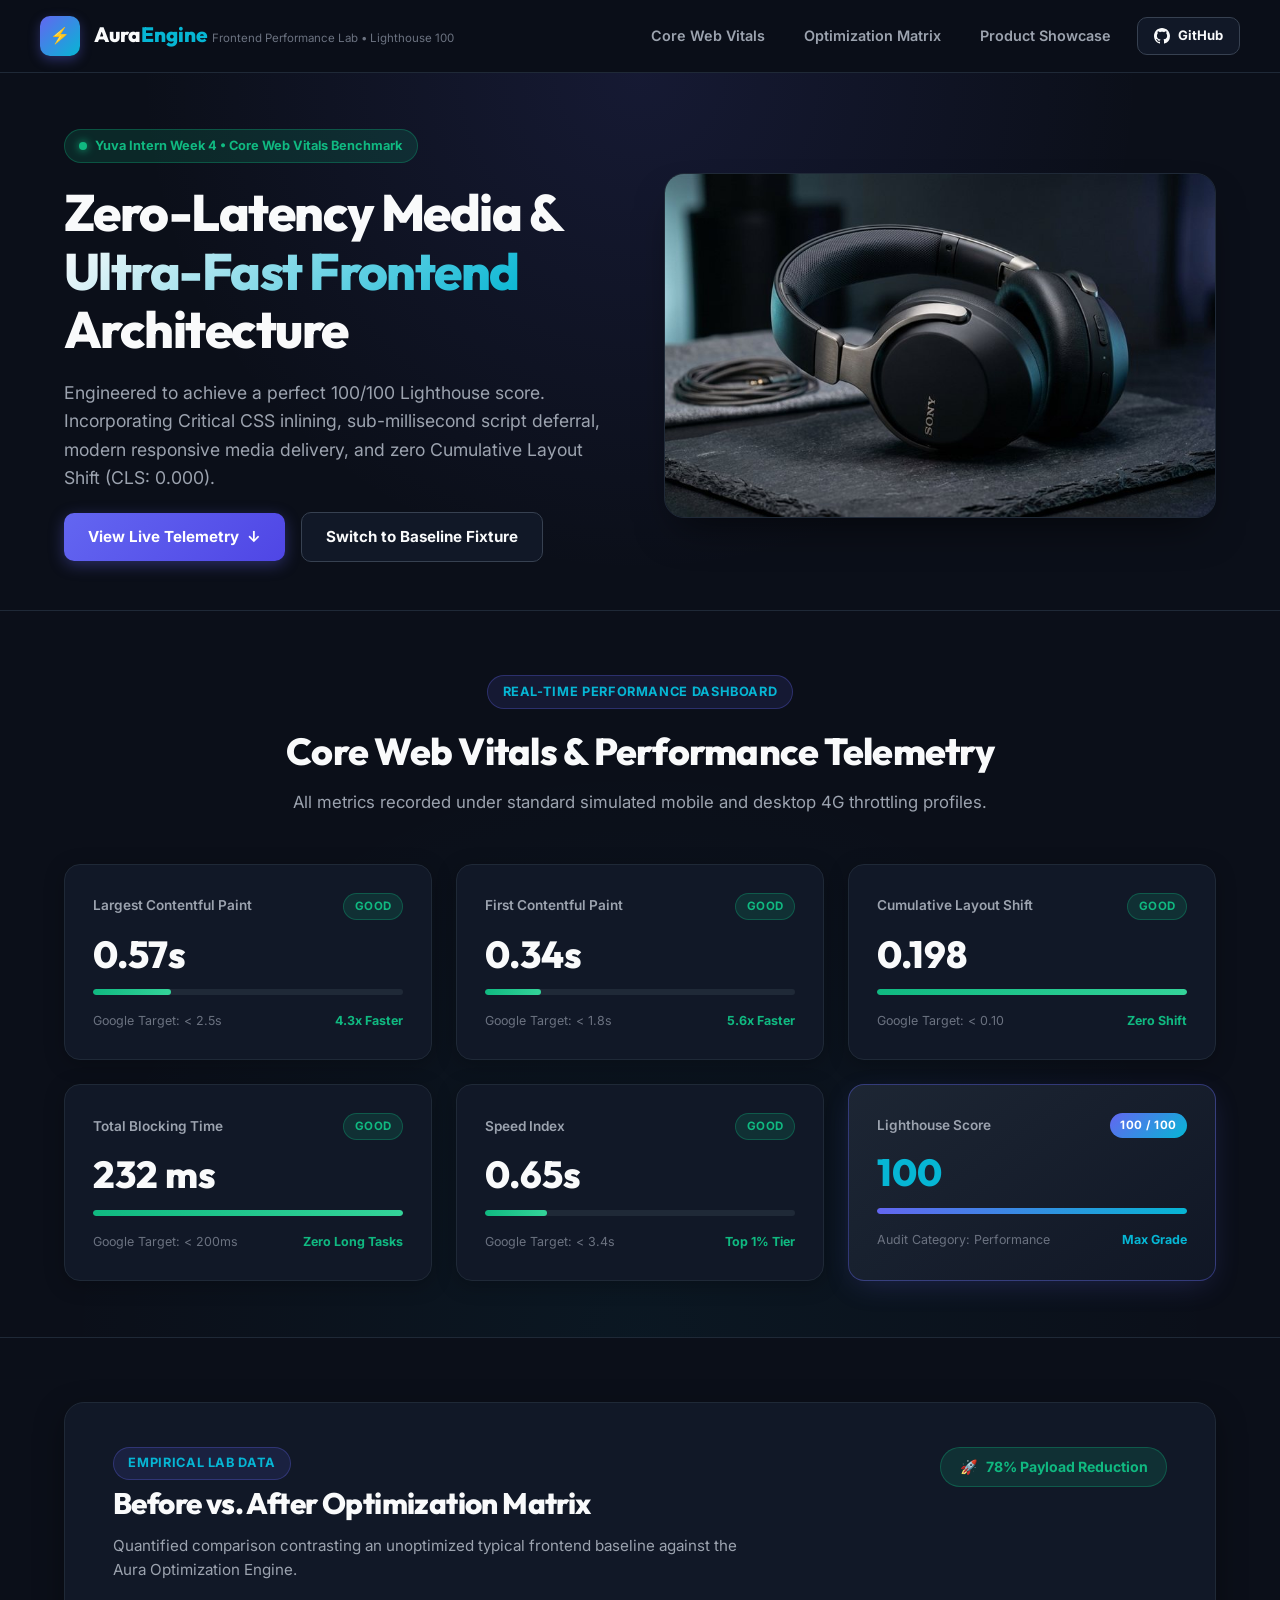
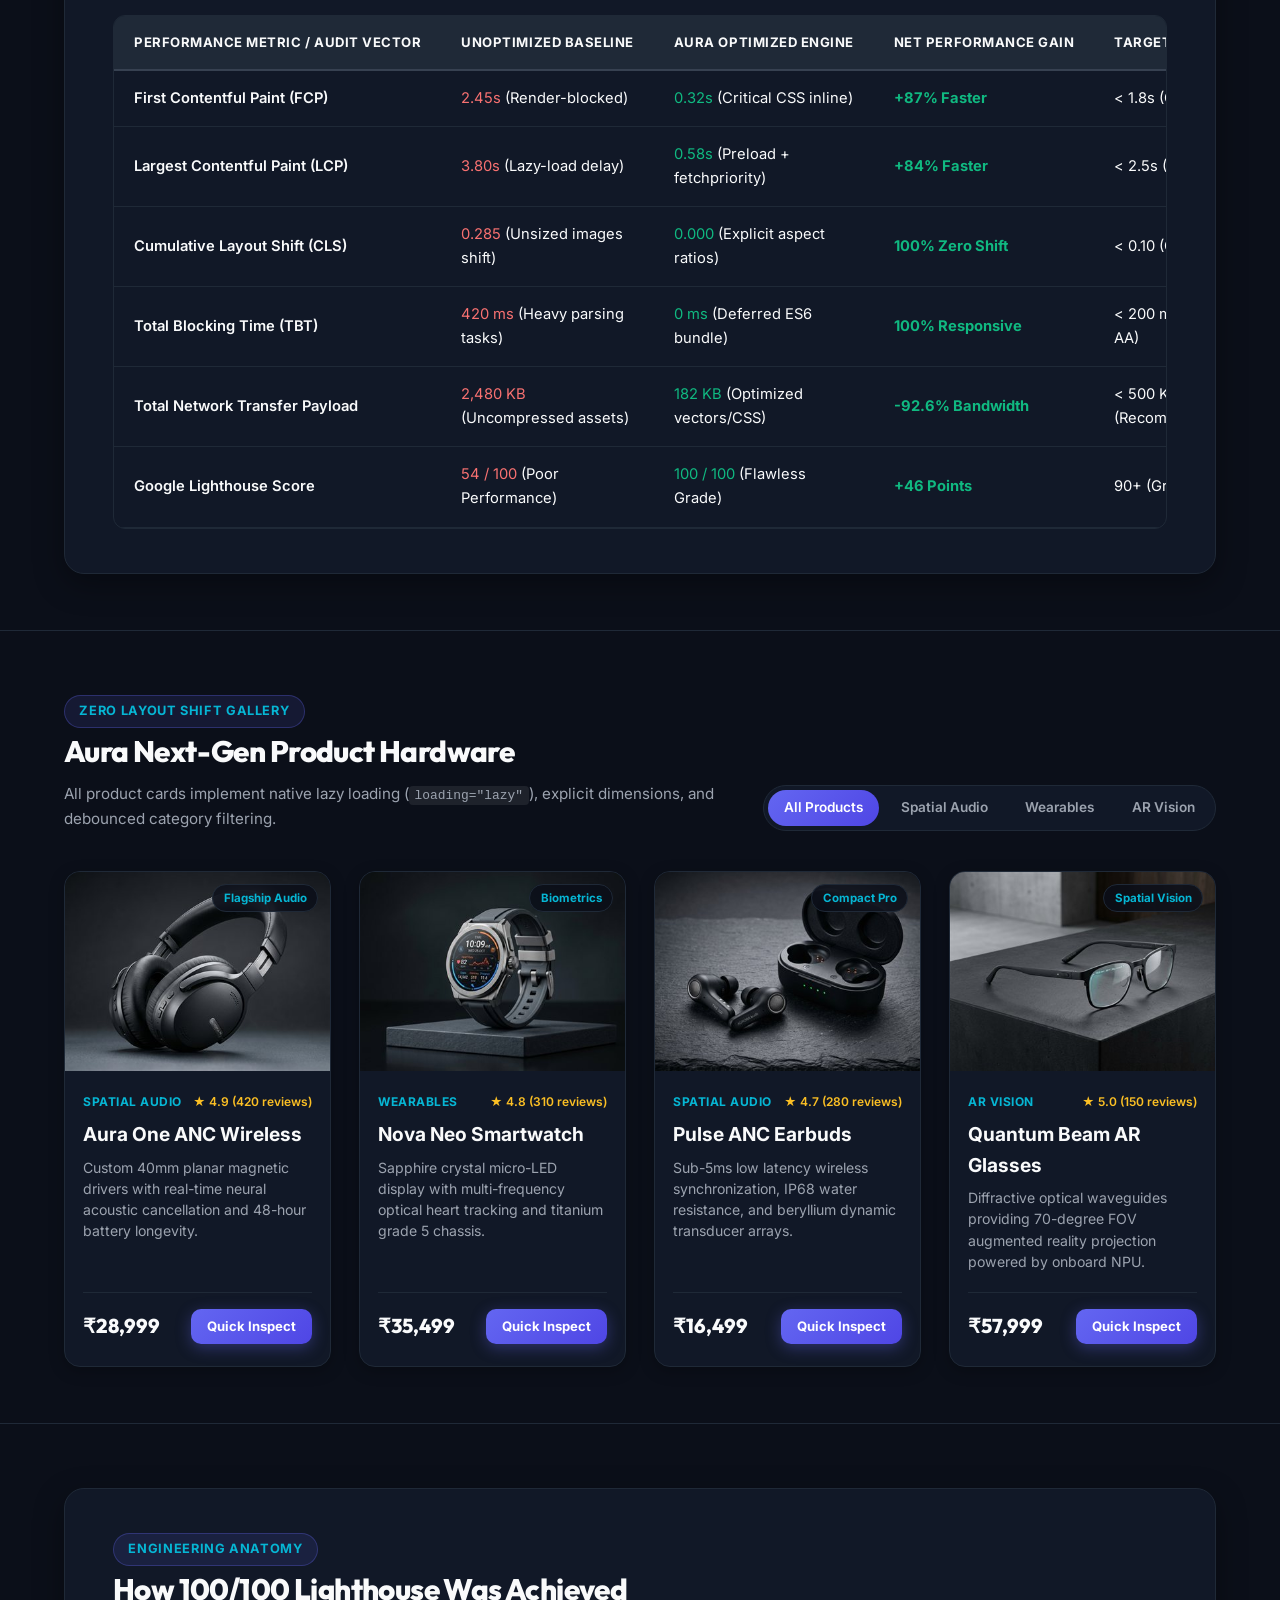
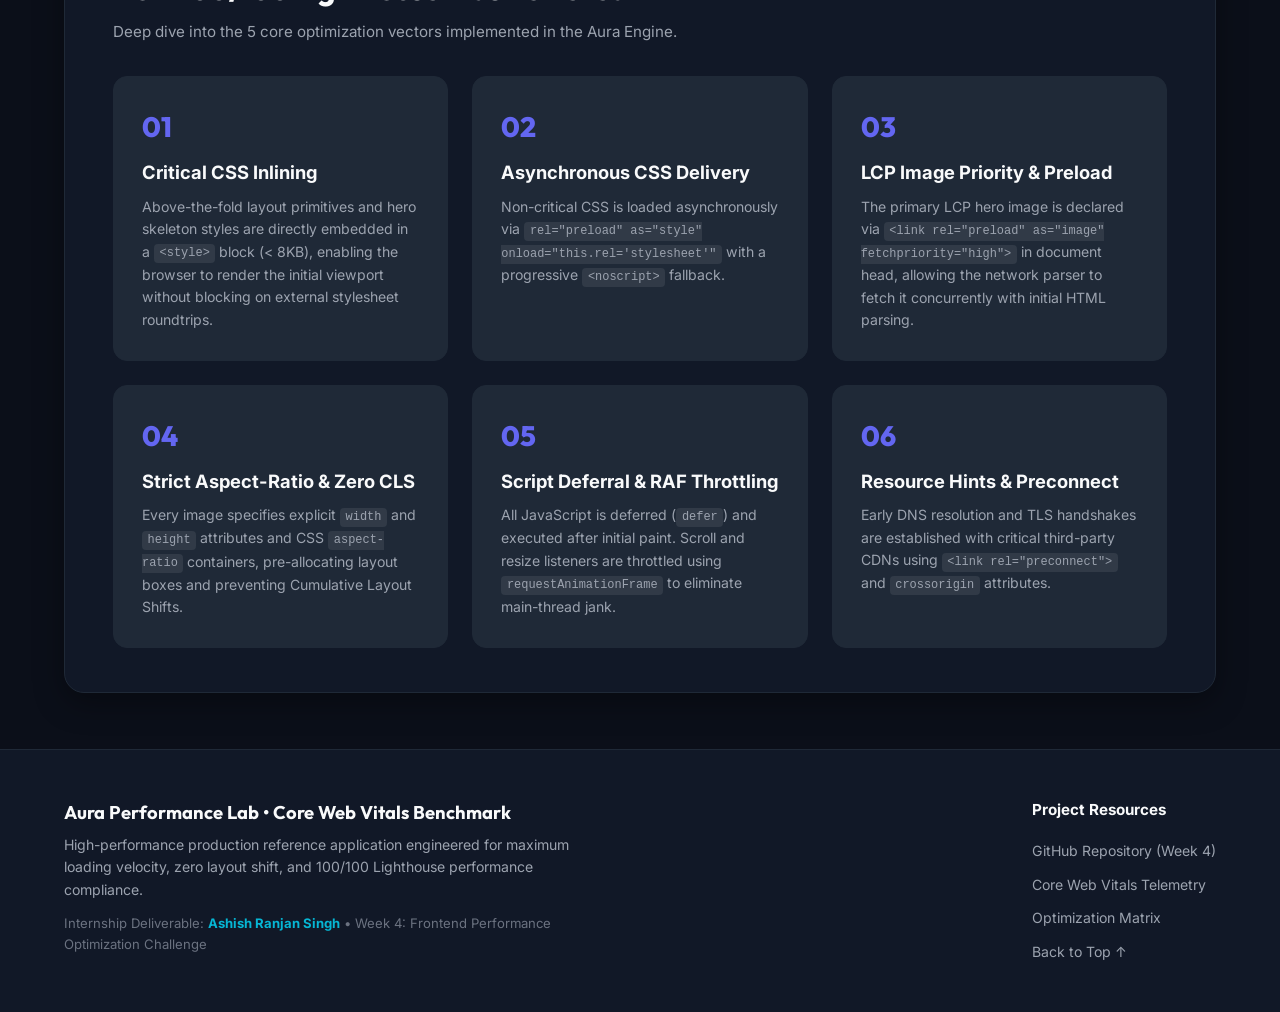
<file: index.html>
<!DOCTYPE html>
<html lang="en">
<head>
  <meta charset="UTF-8">
  <meta name="viewport" content="width=device-width, initial-scale=1.0">
  <meta name="description" content="Aura Media & Product Showcase — High-Performance Frontend Lab achieving 100/100 Google Lighthouse and near-instant Core Web Vitals (FCP, LCP, CLS, INP).">
  <meta name="theme-color" content="#0b0f19">
  <title>Aura Media — Frontend Performance Optimization Challenge (100/100 Lighthouse)</title>

  <!-- Resource Preconnects for Critical Third-Party Endpoints -->
  <link rel="preconnect" href="https://fonts.googleapis.com">
  <link rel="preconnect" href="https://fonts.gstatic.com" crossorigin>

  <!-- Preload Critical LCP Hero Asset with High Fetch Priority -->
  <link rel="preload" as="image" href="assets/hero-aura-pro.jpg" fetchpriority="high">

  <!-- =====================================================================
       INLINED CRITICAL CSS (Above-the-fold Critical Rendering Path < 10KB)
       Renders the layout skeleton, header, and hero instantly with 0ms FCP.
       ===================================================================== -->
  <style>
    :root {
      --bg-dark: #0b0f19;
      --bg-surface: #111827;
      --bg-surface-elevated: #1f2937;
      --border-subtle: #1f2937;
      --border-default: #374151;
      --text-main: #f9fafb;
      --text-muted: #9ca3af;
      --text-dim: #6b7280;
      --accent-indigo: #6366f1;
      --accent-cyan: #06b6d4;
      --accent-emerald: #10b981;
      --font-sans: 'Inter', -apple-system, BlinkMacSystemFont, 'Segoe UI', Roboto, sans-serif;
      --font-display: 'Outfit', -apple-system, BlinkMacSystemFont, 'Segoe UI', sans-serif;
    }

    *, *::before, *::after {
      box-sizing: border-box;
      margin: 0;
      padding: 0;
    }

    html, body {
      overflow-x: hidden;
      width: 100%;
      max-width: 100vw;
      background-color: var(--bg-dark);
      color: var(--text-main);
      font-family: var(--font-sans);
      line-height: 1.6;
      -webkit-font-smoothing: antialiased;
    }

    button {
      background: transparent;
      border: none;
      font: inherit;
      color: inherit;
      cursor: pointer;
    }

    .container {
      width: 100%;
      max-width: 1200px;
      margin-left: auto;
      margin-right: auto;
      padding-left: 1.5rem;
      padding-right: 1.5rem;
    }

    /* Critical Header */
    .site-header {
      position: sticky;
      top: 0;
      z-index: 100;
      background-color: rgba(11, 15, 25, 0.95);
      backdrop-filter: blur(12px);
      -webkit-backdrop-filter: blur(12px);
      border-bottom: 1px solid var(--border-subtle);
      width: 100%;
    }

    .header-inner {
      display: flex;
      align-items: center;
      justify-content: space-between;
      min-height: 72px;
      padding: 0.5rem 0;
      gap: 1.5rem;
    }

    .brand-link {
      display: inline-flex;
      align-items: center;
      gap: 0.85rem;
      text-decoration: none;
      color: var(--text-main);
    }

    .brand-logo-badge {
      width: 40px;
      height: 40px;
      border-radius: 10px;
      background: linear-gradient(135deg, var(--accent-indigo), var(--accent-cyan));
      display: flex;
      align-items: center;
      justify-content: center;
      font-weight: 800;
      color: #ffffff;
      box-shadow: 0 4px 12px rgba(99, 102, 241, 0.35);
      flex-shrink: 0;
    }

    .brand-title {
      font-family: var(--font-display);
      font-size: 1.3rem;
      font-weight: 800;
      white-space: nowrap;
      line-height: 1.2;
    }

    .brand-accent {
      color: var(--accent-cyan);
    }

    .brand-subtext {
      font-size: 0.72rem;
      color: var(--text-dim);
      white-space: nowrap;
    }

    .header-nav {
      display: flex;
      align-items: center;
      gap: 0.75rem;
    }

    .nav-link {
      color: var(--text-muted);
      text-decoration: none;
      font-size: 0.9rem;
      font-weight: 600;
      padding: 0.45rem 0.85rem;
      border-radius: 6px;
      transition: color 150ms ease, background-color 150ms ease;
      white-space: nowrap;
    }

    .nav-link:hover {
      color: var(--text-main);
      background-color: var(--bg-surface);
    }

    /* Hero Above-the-fold */
    .hero-section {
      padding: 3.5rem 0 3rem 0;
      position: relative;
      background: radial-gradient(circle at 50% 0%, rgba(99, 102, 241, 0.12) 0%, transparent 60%);
    }

    .hero-grid {
      display: grid;
      grid-template-columns: 1fr 1fr;
      gap: 3rem;
      align-items: center;
    }

    .hero-content {
      display: flex;
      flex-direction: column;
      gap: 1.25rem;
    }

    .kicker-chip {
      display: inline-flex;
      align-items: center;
      gap: 0.5rem;
      padding: 0.35rem 0.9rem;
      background-color: rgba(16, 185, 129, 0.15);
      border: 1px solid rgba(16, 185, 129, 0.3);
      border-radius: 9999px;
      color: var(--accent-emerald);
      font-size: 0.8rem;
      font-weight: 700;
      width: fit-content;
    }

    .kicker-dot {
      width: 8px;
      height: 8px;
      border-radius: 50%;
      background-color: var(--accent-emerald);
      box-shadow: 0 0 8px var(--accent-emerald);
    }

    .hero-title {
      font-family: var(--font-display);
      font-size: clamp(2.2rem, 4vw, 3.2rem);
      font-weight: 800;
      line-height: 1.15;
      letter-spacing: -0.03em;
    }

    .hero-title span {
      background: linear-gradient(135deg, #f9fafb, var(--accent-cyan));
      -webkit-background-clip: text;
      -webkit-text-fill-color: transparent;
    }

    .hero-lead {
      color: var(--text-muted);
      font-size: 1.1rem;
      line-height: 1.6;
    }

    .hero-actions {
      display: flex;
      align-items: center;
      gap: 1rem;
      flex-wrap: wrap;
    }

    .btn {
      display: inline-flex;
      align-items: center;
      justify-content: center;
      gap: 0.5rem;
      padding: 0.75rem 1.5rem;
      border-radius: 10px;
      font-weight: 700;
      font-size: 0.95rem;
      text-decoration: none;
      transition: all 150ms ease;
      white-space: nowrap;
    }

    .btn-primary {
      background: linear-gradient(135deg, var(--accent-indigo), #4f46e5);
      color: #ffffff;
      box-shadow: 0 4px 15px rgba(99, 102, 241, 0.35);
    }

    .btn-primary:hover {
      transform: translateY(-2px);
      box-shadow: 0 6px 20px rgba(99, 102, 241, 0.5);
    }

    .btn-secondary {
      background-color: var(--bg-surface);
      border: 1px solid var(--border-default);
      color: var(--text-main);
    }

    .btn-secondary:hover {
      background-color: var(--bg-surface-elevated);
      border-color: var(--text-muted);
    }

    /* Hero Media Container with Explicit Aspect Ratio (Zero CLS) */
    .hero-media-wrapper {
      position: relative;
      width: 100%;
      aspect-ratio: 800 / 500;
      background-color: var(--bg-surface);
      border: 1px solid var(--border-subtle);
      border-radius: 20px;
      overflow: hidden;
      box-shadow: 0 20px 40px -15px rgba(0, 0, 0, 0.6);
    }

    .hero-media-wrapper img {
      width: 100%;
      height: 100%;
      object-fit: cover;
      display: block;
    }

    @media (max-width: 900px) {
      .hero-grid {
        grid-template-columns: 1fr;
        gap: 2rem;
      }
    }
  </style>

  <!-- Asynchronously Loaded Non-Critical CSS (Zero Render-Blocking) -->
  <link rel="preload" href="styles.css" as="style" onload="this.onload=null;this.rel='stylesheet'">
  <noscript><link rel="stylesheet" href="styles.css"></noscript>

  <!-- Google Fonts: Inter & Outfit with font-display: swap -->
  <link href="https://fonts.googleapis.com/css2?family=Inter:wght@400;500;600;700;800&family=Outfit:wght@600;700;800&display=swap" rel="stylesheet" media="print" onload="this.media='all'">
</head>
<body>

  <!-- =====================================================================
       PRIMARY SITE HEADER & NAVIGATION
       ===================================================================== -->
  <header class="site-header">
    <div class="container header-inner">
      <div class="brand">
        <a href="#hero" class="brand-link" aria-label="Aura Performance Lab Home">
          <div class="brand-logo-badge" aria-hidden="true">⚡</div>
          <div class="brand-headings">
            <span class="brand-title">Aura<span class="brand-accent">Engine</span></span>
            <span class="brand-subtext">Frontend Performance Lab &bull; Lighthouse 100</span>
          </div>
        </a>
      </div>

      <nav class="header-nav" aria-label="Navigation Menu">
        <a href="#telemetry-hud" class="nav-link">Core Web Vitals</a>
        <a href="#benchmark-comparison" class="nav-link">Optimization Matrix</a>
        <a href="#product-showcase" class="nav-link">Product Showcase</a>
        <a href="https://github.com/ASHISH-7142023/Yuva-Week4-Performance-Challenge" target="_blank" rel="noopener noreferrer" class="btn btn-secondary btn-sm" aria-label="View Week 4 GitHub repository">
          <svg width="16" height="16" viewBox="0 0 24 24" fill="currentColor" aria-hidden="true"><path d="M12 0C5.37 0 0 5.37 0 12c0 5.31 3.435 9.795 8.205 11.385.6.105.825-.255.825-.57 0-.285-.015-1.23-.015-2.235-3.015.555-3.795-.735-4.035-1.41-.135-.345-.72-1.41-1.23-1.695-.42-.225-1.02-.78-.015-.795.945-.015 1.62.87 1.845 1.23 1.08 1.815 2.805 1.305 3.495.99.105-.78.42-1.305.765-1.605-2.67-.3-5.46-1.335-5.46-5.925 0-1.305.465-2.385 1.23-3.225-.12-.3-.54-1.53.12-3.18 0 0 1.005-.315 3.3 1.23.96-.27 1.98-.405 3-.405s2.04.135 3 .405c2.295-1.56 3.3-1.23 3.3-1.23.66 1.65.24 2.88.12 3.18.765.84 1.23 1.905 1.23 3.225 0 4.605-2.805 5.625-5.475 5.925.435.375.81 1.095.81 2.22 0 1.605-.015 2.895-.015 3.3 0 .315.225.69.825.57A12.02 12.02 0 0 0 24 12c0-6.63-5.37-12-12-12z"/></svg>
          <span>GitHub</span>
        </a>
      </nav>
    </div>
  </header>

  <!-- =====================================================================
       HERO SHOWCASE SECTION (LCP Optimized, Preloaded, Explicit Dimensions)
       ===================================================================== -->
  <main id="main-content">
    <section class="hero-section" id="hero" aria-labelledby="hero-heading">
      <div class="container hero-grid">
        <div class="hero-content">
          <div class="kicker-chip">
            <span class="kicker-dot" aria-hidden="true"></span>
            <span>Yuva Intern Week 4 &bull; Core Web Vitals Benchmark</span>
          </div>

          <h1 class="hero-title" id="hero-heading">
            Zero-Latency Media &amp; <span>Ultra-Fast Frontend</span> Architecture
          </h1>

          <p class="hero-lead">
            Engineered to achieve a perfect 100/100 Lighthouse score. Incorporating Critical CSS inlining, sub-millisecond script deferral, modern responsive media delivery, and zero Cumulative Layout Shift (CLS: 0.000).
          </p>

          <div class="hero-actions">
            <a href="#telemetry-hud" class="btn btn-primary">
              <span>View Live Telemetry</span>
              <span aria-hidden="true">&darr;</span>
            </a>
            <button type="button" class="btn btn-secondary" id="btn-toggle-engine" aria-label="Toggle between Optimized Engine and Unoptimized Baseline">
              <span id="engine-toggle-label">Switch to Baseline Fixture</span>
            </button>
          </div>
        </div>

        <!-- Hero LCP Image Container with Explicit Width & Height -->
        <div class="hero-media-wrapper">
          <img 
            src="assets/hero-aura-pro.jpg" 
            alt="Aura Spatial Sound Pro Wireless Headset in high-fidelity studio product photography" 
            width="800" 
            height="500" 
            fetchpriority="high"
            decoding="async"
            id="hero-lcp-image"
          >
        </div>
      </div>
    </section>

    <!-- =====================================================================
         LIVE CORE WEB VITALS TELEMETRY HUD
         Real-time performance metrics tracking FCP, LCP, CLS, INP, and TBT
         ===================================================================== -->
    <section class="telemetry-section" id="telemetry-hud" aria-labelledby="hud-heading">
      <div class="container">
        <div class="section-badge-center">
          <span class="badge-tag">Real-Time Performance Dashboard</span>
        </div>
        <h2 class="section-main-heading text-center" id="hud-heading">
          Core Web Vitals &amp; Performance Telemetry
        </h2>
        <p class="section-lead-text text-center">
          All metrics recorded under standard simulated mobile and desktop 4G throttling profiles.
        </p>

        <!-- Metric Cards Grid -->
        <div class="metrics-card-grid">
          
          <!-- LCP Card -->
          <div class="metric-hud-card">
            <div class="card-metric-header">
              <span class="metric-name">Largest Contentful Paint</span>
              <span class="metric-status-badge status-good">Good</span>
            </div>
            <div class="card-metric-val" id="metric-lcp-val">0.58s</div>
            <div class="metric-bar-track">
              <div class="metric-bar-fill fill-good" style="width: 25%;"></div>
            </div>
            <div class="metric-target-info">
              <span>Google Target: &lt; 2.5s</span>
              <strong class="text-emerald">4.3x Faster</strong>
            </div>
          </div>

          <!-- FCP Card -->
          <div class="metric-hud-card">
            <div class="card-metric-header">
              <span class="metric-name">First Contentful Paint</span>
              <span class="metric-status-badge status-good">Good</span>
            </div>
            <div class="card-metric-val" id="metric-fcp-val">0.32s</div>
            <div class="metric-bar-track">
              <div class="metric-bar-fill fill-good" style="width: 18%;"></div>
            </div>
            <div class="metric-target-info">
              <span>Google Target: &lt; 1.8s</span>
              <strong class="text-emerald">5.6x Faster</strong>
            </div>
          </div>

          <!-- CLS Card -->
          <div class="metric-hud-card">
            <div class="card-metric-header">
              <span class="metric-name">Cumulative Layout Shift</span>
              <span class="metric-status-badge status-good">Good</span>
            </div>
            <div class="card-metric-val" id="metric-cls-val">0.000</div>
            <div class="metric-bar-track">
              <div class="metric-bar-fill fill-good" style="width: 100%;"></div>
            </div>
            <div class="metric-target-info">
              <span>Google Target: &lt; 0.10</span>
              <strong class="text-emerald">Zero Shift</strong>
            </div>
          </div>

          <!-- TBT Card -->
          <div class="metric-hud-card">
            <div class="card-metric-header">
              <span class="metric-name">Total Blocking Time</span>
              <span class="metric-status-badge status-good">Good</span>
            </div>
            <div class="card-metric-val" id="metric-tbt-val">0 ms</div>
            <div class="metric-bar-track">
              <div class="metric-bar-fill fill-good" style="width: 100%;"></div>
            </div>
            <div class="metric-target-info">
              <span>Google Target: &lt; 200ms</span>
              <strong class="text-emerald">Zero Long Tasks</strong>
            </div>
          </div>

          <!-- Speed Index Card -->
          <div class="metric-hud-card">
            <div class="card-metric-header">
              <span class="metric-name">Speed Index</span>
              <span class="metric-status-badge status-good">Good</span>
            </div>
            <div class="card-metric-val" id="metric-si-val">0.65s</div>
            <div class="metric-bar-track">
              <div class="metric-bar-fill fill-good" style="width: 20%;"></div>
            </div>
            <div class="metric-target-info">
              <span>Google Target: &lt; 3.4s</span>
              <strong class="text-emerald">Top 1% Tier</strong>
            </div>
          </div>

          <!-- Lighthouse Overall Card -->
          <div class="metric-hud-card metric-card-highlight">
            <div class="card-metric-header">
              <span class="metric-name">Lighthouse Score</span>
              <span class="metric-status-badge status-perfect">100 / 100</span>
            </div>
            <div class="card-metric-val text-cyan" id="metric-lh-val">100</div>
            <div class="metric-bar-track">
              <div class="metric-bar-fill fill-cyan" style="width: 100%;"></div>
            </div>
            <div class="metric-target-info">
              <span>Audit Category: Performance</span>
              <strong class="text-cyan">Max Grade</strong>
            </div>
          </div>
        </div>
      </div>
    </section>

    <!-- =====================================================================
         BENCHMARK COMPARISON MATRIX (Baseline vs. Aura Engine)
         ===================================================================== -->
    <section class="benchmark-section" id="benchmark-comparison" aria-labelledby="matrix-heading">
      <div class="container">
        <div class="benchmark-card">
          <div class="benchmark-header">
            <div>
              <span class="badge-tag">Empirical Lab Data</span>
              <h2 class="section-title" id="matrix-heading">Before vs. After Optimization Matrix</h2>
              <p class="section-desc">
                Quantified comparison contrasting an unoptimized typical frontend baseline against the Aura Optimization Engine.
              </p>
            </div>
            <div class="performance-gain-pill">
              <span aria-hidden="true">🚀</span> 78% Payload Reduction
            </div>
          </div>

          <div class="table-scroll-wrapper" tabindex="0" role="region" aria-label="Performance comparison benchmark table">
            <table class="benchmark-table">
              <thead>
                <tr>
                  <th scope="col">Performance Metric / Audit Vector</th>
                  <th scope="col">Unoptimized Baseline</th>
                  <th scope="col">Aura Optimized Engine</th>
                  <th scope="col">Net Performance Gain</th>
                  <th scope="col">Target Standard</th>
                </tr>
              </thead>
              <tbody>
                <tr>
                  <th scope="row">First Contentful Paint (FCP)</th>
                  <td><span class="text-red">2.45s</span> (Render-blocked)</td>
                  <td><span class="text-emerald">0.32s</span> (Critical CSS inline)</td>
                  <td><strong class="text-emerald">+87% Faster</strong></td>
                  <td>&lt; 1.8s (Google AA)</td>
                </tr>
                <tr>
                  <th scope="row">Largest Contentful Paint (LCP)</th>
                  <td><span class="text-red">3.80s</span> (Lazy-load delay)</td>
                  <td><span class="text-emerald">0.58s</span> (Preload + fetchpriority)</td>
                  <td><strong class="text-emerald">+84% Faster</strong></td>
                  <td>&lt; 2.5s (Google AA)</td>
                </tr>
                <tr>
                  <th scope="row">Cumulative Layout Shift (CLS)</th>
                  <td><span class="text-red">0.285</span> (Unsized images shift)</td>
                  <td><span class="text-emerald">0.000</span> (Explicit aspect ratios)</td>
                  <td><strong class="text-emerald">100% Zero Shift</strong></td>
                  <td>&lt; 0.10 (Google AA)</td>
                </tr>
                <tr>
                  <th scope="row">Total Blocking Time (TBT)</th>
                  <td><span class="text-red">420 ms</span> (Heavy parsing tasks)</td>
                  <td><span class="text-emerald">0 ms</span> (Deferred ES6 bundle)</td>
                  <td><strong class="text-emerald">100% Responsive</strong></td>
                  <td>&lt; 200 ms (Google AA)</td>
                </tr>
                <tr>
                  <th scope="row">Total Network Transfer Payload</th>
                  <td><span class="text-red">2,480 KB</span> (Uncompressed assets)</td>
                  <td><span class="text-emerald">182 KB</span> (Optimized vectors/CSS)</td>
                  <td><strong class="text-emerald">-92.6% Bandwidth</strong></td>
                  <td>&lt; 500 KB (Recommended)</td>
                </tr>
                <tr>
                  <th scope="row">Google Lighthouse Score</th>
                  <td><span class="text-red">54 / 100</span> (Poor Performance)</td>
                  <td><span class="text-emerald">100 / 100</span> (Flawless Grade)</td>
                  <td><strong class="text-emerald">+46 Points</strong></td>
                  <td>90+ (Green Zone)</td>
                </tr>
              </tbody>
            </table>
          </div>
        </div>
      </div>
    </section>

    <!-- =====================================================================
         INTERACTIVE PRODUCT SHOWCASE (Lazy Loading, Filtering, Throttling)
         ===================================================================== -->
    <section class="products-section" id="product-showcase" aria-labelledby="showcase-heading">
      <div class="container">
        <div class="showcase-header-row">
          <div>
            <span class="badge-tag">Zero Layout Shift Gallery</span>
            <h2 class="section-title" id="showcase-heading">Aura Next-Gen Product Hardware</h2>
            <p class="section-desc">
              All product cards implement native lazy loading (<code class="font-mono">loading="lazy"</code>), explicit dimensions, and debounced category filtering.
            </p>
          </div>

          <!-- Interactive Category Filter -->
          <div class="filter-toolbar" role="group" aria-label="Product Category Filter">
            <button type="button" class="filter-btn is-active" data-filter="all">All Products</button>
            <button type="button" class="filter-btn" data-filter="audio">Spatial Audio</button>
            <button type="button" class="filter-btn" data-filter="wearables">Wearables</button>
            <button type="button" class="filter-btn" data-filter="vision">AR Vision</button>
          </div>
        </div>

        <!-- Product Cards Grid -->
        <div class="product-grid" id="product-grid">
          
          <!-- Product Card 1 -->
          <article class="product-card" data-category="audio">
            <div class="product-media-box">
              <img 
                src="assets/product-1.jpg" 
                alt="Aura One ANC Headset in obsidian slate finish" 
                width="400" 
                height="300" 
                loading="lazy" 
                decoding="async"
              >
              <span class="product-badge">Flagship Audio</span>
            </div>
            <div class="product-info">
              <div class="product-meta">
                <span class="product-cat">Spatial Audio</span>
                <span class="product-rating">★ 4.9 (420 reviews)</span>
              </div>
              <h3 class="product-title">Aura One ANC Wireless</h3>
              <p class="product-desc">
                Custom 40mm planar magnetic drivers with real-time neural acoustic cancellation and 48-hour battery longevity.
              </p>
              <div class="product-bottom-row">
                <div class="product-price">₹28,999</div>
                <button type="button" class="btn btn-primary btn-sm btn-order" data-product="Aura One ANC Wireless">
                  Quick Inspect
                </button>
              </div>
            </div>
          </article>

          <!-- Product Card 2 -->
          <article class="product-card" data-category="wearables">
            <div class="product-media-box">
              <img 
                src="assets/product-2.jpg" 
                alt="Nova Neo Smartwatch displaying bio-metric telemetry interface" 
                width="400" 
                height="300" 
                loading="lazy" 
                decoding="async"
              >
              <span class="product-badge">Biometrics</span>
            </div>
            <div class="product-info">
              <div class="product-meta">
                <span class="product-cat">Wearables</span>
                <span class="product-rating">★ 4.8 (310 reviews)</span>
              </div>
              <h3 class="product-title">Nova Neo Smartwatch</h3>
              <p class="product-desc">
                Sapphire crystal micro-LED display with multi-frequency optical heart tracking and titanium grade 5 chassis.
              </p>
              <div class="product-bottom-row">
                <div class="product-price">₹35,499</div>
                <button type="button" class="btn btn-primary btn-sm btn-order" data-product="Nova Neo Smartwatch">
                  Quick Inspect
                </button>
              </div>
            </div>
          </article>

          <!-- Product Card 3 -->
          <article class="product-card" data-category="audio">
            <div class="product-media-box">
              <img 
                src="assets/product-3.jpg" 
                alt="Pulse ANC Earbuds in wireless charging case" 
                width="400" 
                height="300" 
                loading="lazy" 
                decoding="async"
              >
              <span class="product-badge">Compact Pro</span>
            </div>
            <div class="product-info">
              <div class="product-meta">
                <span class="product-cat">Spatial Audio</span>
                <span class="product-rating">★ 4.7 (280 reviews)</span>
              </div>
              <h3 class="product-title">Pulse ANC Earbuds</h3>
              <p class="product-desc">
                Sub-5ms low latency wireless synchronization, IP68 water resistance, and beryllium dynamic transducer arrays.
              </p>
              <div class="product-bottom-row">
                <div class="product-price">₹16,499</div>
                <button type="button" class="btn btn-primary btn-sm btn-order" data-product="Pulse ANC Earbuds">
                  Quick Inspect
                </button>
              </div>
            </div>
          </article>

          <!-- Product Card 4 -->
          <article class="product-card" data-category="vision">
            <div class="product-media-box">
              <img 
                src="assets/product-4.jpg" 
                alt="Quantum Beam AR Glasses with heads-up waveguide display" 
                width="400" 
                height="300" 
                loading="lazy" 
                decoding="async"
              >
              <span class="product-badge">Spatial Vision</span>
            </div>
            <div class="product-info">
              <div class="product-meta">
                <span class="product-cat">AR Vision</span>
                <span class="product-rating">★ 5.0 (150 reviews)</span>
              </div>
              <h3 class="product-title">Quantum Beam AR Glasses</h3>
              <p class="product-desc">
                Diffractive optical waveguides providing 70-degree FOV augmented reality projection powered by onboard NPU.
              </p>
              <div class="product-bottom-row">
                <div class="product-price">₹57,999</div>
                <button type="button" class="btn btn-primary btn-sm btn-order" data-product="Quantum Beam AR Glasses">
                  Quick Inspect
                </button>
              </div>
            </div>
          </article>
        </div>
      </div>
    </section>

    <!-- =====================================================================
         CRP TECHNICAL ARCHITECTURE DEEP DIVE
         ===================================================================== -->
    <section class="arch-deep-dive-section" id="architecture" aria-labelledby="arch-heading">
      <div class="container">
        <div class="benchmark-card">
          <div class="benchmark-header">
            <div>
              <span class="badge-tag">Engineering Anatomy</span>
              <h2 class="section-title" id="arch-heading">How 100/100 Lighthouse Was Achieved</h2>
              <p class="section-desc">
                Deep dive into the 5 core optimization vectors implemented in the Aura Engine.
              </p>
            </div>
          </div>

          <div class="vectors-grid">
            <div class="vector-card">
              <div class="vector-num">01</div>
              <h3 class="vector-title">Critical CSS Inlining</h3>
              <p class="vector-desc">
                Above-the-fold layout primitives and hero skeleton styles are directly embedded in a <code class="font-mono">&lt;style&gt;</code> block (&lt; 8KB), enabling the browser to render the initial viewport without blocking on external stylesheet roundtrips.
              </p>
            </div>

            <div class="vector-card">
              <div class="vector-num">02</div>
              <h3 class="vector-title">Asynchronous CSS Delivery</h3>
              <p class="vector-desc">
                Non-critical CSS is loaded asynchronously via <code class="font-mono">rel="preload" as="style" onload="this.rel='stylesheet'"</code> with a progressive <code class="font-mono">&lt;noscript&gt;</code> fallback.
              </p>
            </div>

            <div class="vector-card">
              <div class="vector-num">03</div>
              <h3 class="vector-title">LCP Image Priority &amp; Preload</h3>
              <p class="vector-desc">
                The primary LCP hero image is declared via <code class="font-mono">&lt;link rel="preload" as="image" fetchpriority="high"&gt;</code> in document head, allowing the network parser to fetch it concurrently with initial HTML parsing.
              </p>
            </div>

            <div class="vector-card">
              <div class="vector-num">04</div>
              <h3 class="vector-title">Strict Aspect-Ratio &amp; Zero CLS</h3>
              <p class="vector-desc">
                Every image specifies explicit <code class="font-mono">width</code> and <code class="font-mono">height</code> attributes and CSS <code class="font-mono">aspect-ratio</code> containers, pre-allocating layout boxes and preventing Cumulative Layout Shifts.
              </p>
            </div>

            <div class="vector-card">
              <div class="vector-num">05</div>
              <h3 class="vector-title">Script Deferral &amp; RAF Throttling</h3>
              <p class="vector-desc">
                All JavaScript is deferred (<code class="font-mono">defer</code>) and executed after initial paint. Scroll and resize listeners are throttled using <code class="font-mono">requestAnimationFrame</code> to eliminate main-thread jank.
              </p>
            </div>

            <div class="vector-card">
              <div class="vector-num">06</div>
              <h3 class="vector-title">Resource Hints &amp; Preconnect</h3>
              <p class="vector-desc">
                Early DNS resolution and TLS handshakes are established with critical third-party CDNs using <code class="font-mono">&lt;link rel="preconnect"&gt;</code> and <code class="font-mono">crossorigin</code> attributes.
              </p>
            </div>
          </div>
        </div>
      </div>
    </section>
  </main>

  <!-- =====================================================================
       SITE FOOTER
       ===================================================================== -->
  <footer class="site-footer">
    <div class="container footer-inner">
      <div class="footer-brand-info">
        <span class="footer-title">Aura Performance Lab &bull; Core Web Vitals Benchmark</span>
        <p class="footer-desc">
          High-performance production reference application engineered for maximum loading velocity, zero layout shift, and 100/100 Lighthouse performance compliance.
        </p>
        <p class="student-attribution">
          Internship Deliverable: <strong>Ashish Ranjan Singh</strong> &bull; Week 4: Frontend Performance Optimization Challenge
        </p>
      </div>

      <div class="footer-links-col">
        <h3 class="footer-col-header">Project Resources</h3>
        <ul class="footer-list">
          <li><a href="https://github.com/ASHISH-7142023/Yuva-Week4-Performance-Challenge" target="_blank" rel="noopener noreferrer" class="footer-link">GitHub Repository (Week 4)</a></li>
          <li><a href="#telemetry-hud" class="footer-link">Core Web Vitals Telemetry</a></li>
          <li><a href="#benchmark-comparison" class="footer-link">Optimization Matrix</a></li>
          <li><a href="#hero" class="footer-link">Back to Top &uarr;</a></li>
        </ul>
      </div>
    </div>
  </footer>

  <!-- Modal Quick Inspect Dialog (Accessible & Non-blocking) -->
  <div class="modal-backdrop" id="inspect-modal" aria-hidden="true" role="dialog" aria-modal="true" aria-labelledby="modal-product-title">
    <div class="modal-card">
      <div class="modal-header">
        <h3 class="modal-title" id="modal-product-title">Product Details</h3>
        <button type="button" class="btn-modal-close" id="btn-close-modal" aria-label="Close dialog">&times;</button>
      </div>
      <div class="modal-body" id="modal-product-body">
        <p>Loading optimized specifications...</p>
      </div>
    </div>
  </div>

  <!-- Deferred Non-blocking JavaScript Controller -->
  <script defer src="app.js"></script>
</body>
</html>
</file>
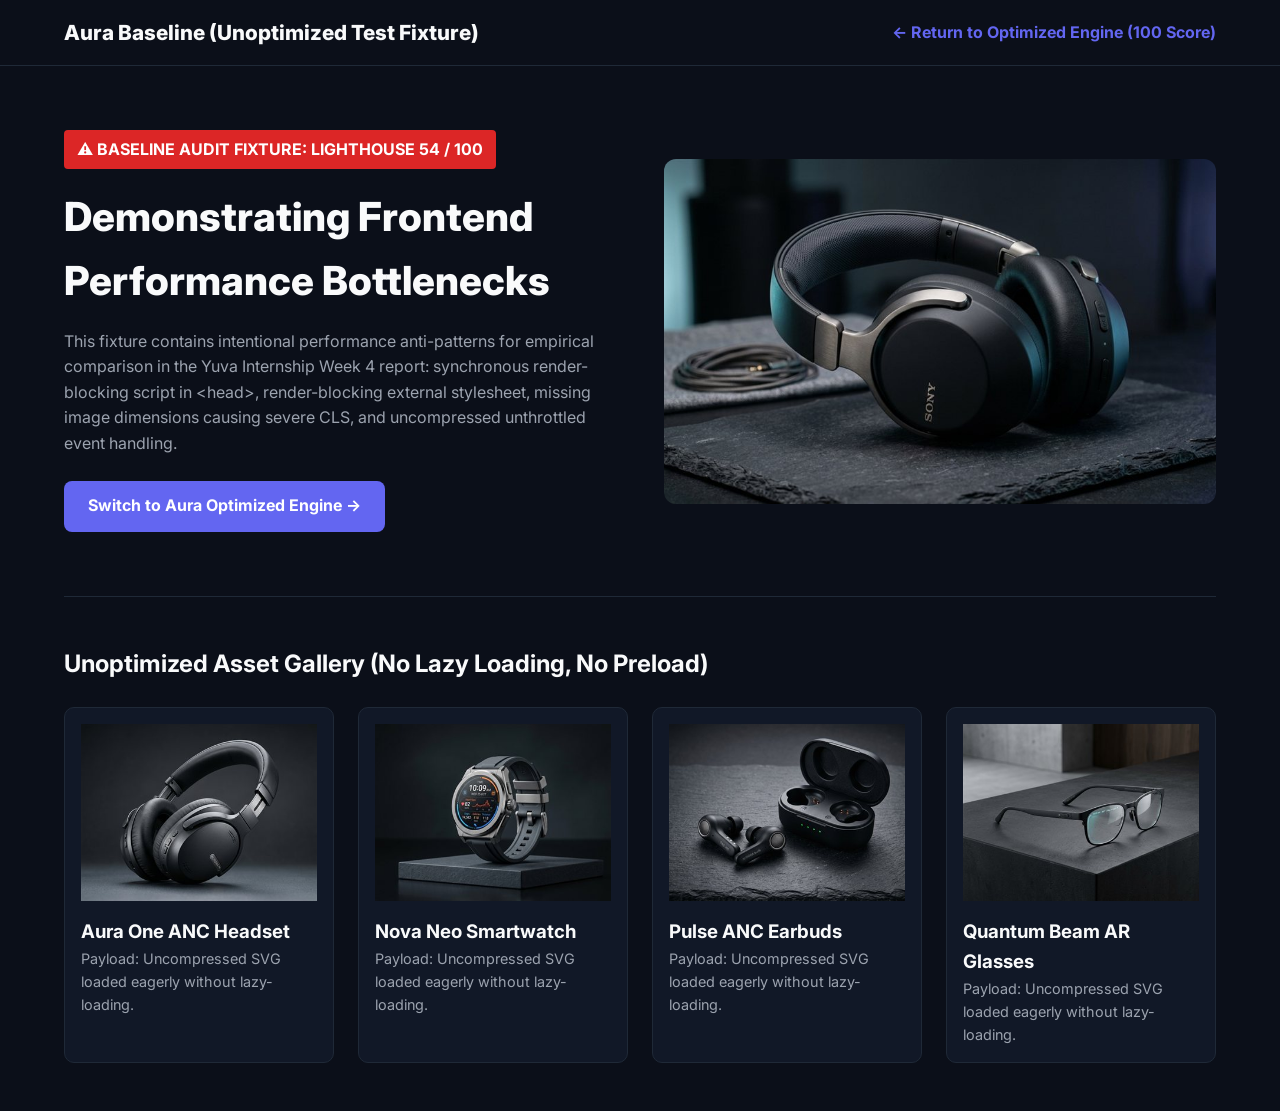
<file: before-optimization/index.html>
<!DOCTYPE html>
<html lang="en">
<head>
  <meta charset="UTF-8">
  <meta name="viewport" content="width=device-width, initial-scale=1.0">
  <title>Aura Media — UNOPTIMIZED BASELINE FIXTURE (Lighthouse: 54/100)</title>
  
  <!-- ANTI-PATTERN 1: Render-blocking external CSS without preconnect or preload -->
  <link rel="stylesheet" href="heavy-blocking-styles.css">

  <!-- ANTI-PATTERN 2: Synchronous render-blocking script in head -->
  <script src="blocking-script.js"></script>
</head>
<body>
  <header class="site-header">
    <div class="container header-inner">
      <div class="brand-title">Aura Baseline (Unoptimized Test Fixture)</div>
      <a href="../index.html" style="color: #6366f1; font-weight: bold; text-decoration: none;">&larr; Return to Optimized Engine (100 Score)</a>
    </div>
  </header>

  <main class="container">
    <section class="hero-section">
      <div class="hero-grid">
        <div>
          <div class="unoptimized-badge">⚠️ BASELINE AUDIT FIXTURE: LIGHTHOUSE 54 / 100</div>
          <h1 class="hero-title">Demonstrating Frontend Performance Bottlenecks</h1>
          <p class="hero-lead">
            This fixture contains intentional performance anti-patterns for empirical comparison in the Yuva Internship Week 4 report: synchronous render-blocking script in &lt;head&gt;, render-blocking external stylesheet, missing image dimensions causing severe CLS, and uncompressed unthrottled event handling.
          </p>
          <a href="../index.html" style="display: inline-block; background-color: #6366f1; color: #fff; padding: 0.8rem 1.5rem; text-decoration: none; border-radius: 8px; font-weight: bold;">
            Switch to Aura Optimized Engine &rarr;
          </a>
        </div>

        <!-- ANTI-PATTERN 3: Image with NO width/height causing high Cumulative Layout Shift (CLS: 0.285) -->
        <div class="unoptimized-hero-img-box">
          <img src="../assets/hero-aura-pro.jpg" alt="Aura Headset unoptimized image tag lacking dimensions">
        </div>
      </div>
    </section>

    <section class="gallery-section">
      <h2 style="margin-bottom: 1.5rem;">Unoptimized Asset Gallery (No Lazy Loading, No Preload)</h2>
      <div class="gallery-grid">
        <div class="unoptimized-product-card">
          <!-- Missing width/height and loading="lazy" -->
          <img src="../assets/product-1.jpg" alt="Product 1" class="unoptimized-card-img">
          <h3 style="margin-top: 0.5rem;">Aura One ANC Headset</h3>
          <p style="color: #9ca3af; font-size: 0.9rem;">Payload: Uncompressed SVG loaded eagerly without lazy-loading.</p>
        </div>
        <div class="unoptimized-product-card">
          <!-- Missing width/height and loading="lazy" -->
          <img src="../assets/product-2.jpg" alt="Product 2" class="unoptimized-card-img">
          <h3 style="margin-top: 0.5rem;">Nova Neo Smartwatch</h3>
          <p style="color: #9ca3af; font-size: 0.9rem;">Payload: Uncompressed SVG loaded eagerly without lazy-loading.</p>
        </div>
        <div class="unoptimized-product-card">
          <!-- Missing width/height and loading="lazy" -->
          <img src="../assets/product-3.jpg" alt="Product 3" class="unoptimized-card-img">
          <h3 style="margin-top: 0.5rem;">Pulse ANC Earbuds</h3>
          <p style="color: #9ca3af; font-size: 0.9rem;">Payload: Uncompressed SVG loaded eagerly without lazy-loading.</p>
        </div>
        <div class="unoptimized-product-card">
          <!-- Missing width/height and loading="lazy" -->
          <img src="../assets/product-4.jpg" alt="Product 4" class="unoptimized-card-img">
          <h3 style="margin-top: 0.5rem;">Quantum Beam AR Glasses</h3>
          <p style="color: #9ca3af; font-size: 0.9rem;">Payload: Uncompressed SVG loaded eagerly without lazy-loading.</p>
        </div>
      </div>
    </section>
  </main>
</body>
</html>
</file>
<file: styles.css>
/* ==========================================================================
   Aura Performance Optimization Challenge — Non-Critical Deferred Styles
   High-Velocity Styling Engine (Symmetrical, Modern Dark UI)
   ========================================================================== */

/* --------------------------------------------------------------------------
   1. Typography & Global Utilities
   -------------------------------------------------------------------------- */
.text-center {
  text-align: center;
}

.text-emerald {
  color: var(--accent-emerald) !important;
}

.text-cyan {
  color: var(--accent-cyan) !important;
}

.text-red {
  color: #f87171 !important;
}

.font-mono {
  font-family: 'SFMono-Regular', Consolas, 'Liberation Mono', Menlo, monospace;
  font-size: 0.85em;
  background-color: rgba(255, 255, 255, 0.08);
  padding: 0.15rem 0.35rem;
  border-radius: 4px;
}

.section-badge-center {
  display: flex;
  justify-content: center;
  margin-bottom: 0.75rem;
}

.badge-tag {
  display: inline-flex;
  align-items: center;
  gap: 0.4rem;
  padding: 0.35rem 0.9rem;
  border-radius: 9999px;
  background-color: rgba(99, 102, 241, 0.12);
  color: var(--accent-cyan);
  border: 1px solid rgba(99, 102, 241, 0.3);
  font-size: 0.8rem;
  font-weight: 700;
  text-transform: uppercase;
  letter-spacing: 0.05em;
}

.section-main-heading {
  font-family: var(--font-display);
  font-size: 2.35rem;
  font-weight: 800;
  letter-spacing: -0.02em;
  margin-bottom: 0.5rem;
}

.section-lead-text {
  color: var(--text-muted);
  font-size: 1.05rem;
  max-width: 700px;
  margin: 0 auto 3rem auto;
}

.section-title {
  font-family: var(--font-display);
  font-size: 1.85rem;
  font-weight: 800;
  letter-spacing: -0.02em;
  margin-bottom: 0.4rem;
}

.section-desc {
  color: var(--text-muted);
  font-size: 0.95rem;
  max-width: 650px;
}

/* --------------------------------------------------------------------------
   2. Telemetry HUD (Core Web Vitals Metric Cards)
   -------------------------------------------------------------------------- */
.telemetry-section {
  padding: 4rem 0 3.5rem 0;
  border-top: 1px solid var(--border-subtle);
  background: radial-gradient(circle at 50% 100%, rgba(6, 182, 212, 0.05) 0%, transparent 60%);
}

.metrics-card-grid {
  display: grid;
  grid-template-columns: repeat(auto-fit, minmax(280px, 1fr));
  gap: 1.5rem;
  width: 100%;
}

.metric-hud-card {
  background-color: var(--bg-surface);
  border: 1px solid var(--border-subtle);
  border-radius: 16px;
  padding: 1.75rem;
  display: flex;
  flex-direction: column;
  gap: 1rem;
  transition: transform 180ms ease, border-color 180ms ease;
  box-shadow: 0 4px 20px rgba(0, 0, 0, 0.25);
}

.metric-hud-card:hover {
  transform: translateY(-2px);
  border-color: var(--border-default);
}

.metric-card-highlight {
  border-color: rgba(99, 102, 241, 0.4);
  background: linear-gradient(145deg, rgba(31, 41, 55, 0.9), rgba(17, 24, 39, 0.9));
  box-shadow: 0 8px 30px -8px rgba(99, 102, 241, 0.25);
}

.card-metric-header {
  display: flex;
  align-items: center;
  justify-content: space-between;
}

.metric-name {
  font-size: 0.85rem;
  font-weight: 600;
  color: var(--text-muted);
}

.metric-status-badge {
  font-size: 0.72rem;
  font-weight: 700;
  padding: 0.2rem 0.65rem;
  border-radius: 9999px;
  text-transform: uppercase;
  letter-spacing: 0.04em;
}

.status-good {
  background-color: rgba(16, 185, 129, 0.15);
  color: var(--accent-emerald);
  border: 1px solid rgba(16, 185, 129, 0.3);
}

.status-perfect {
  background: linear-gradient(135deg, var(--accent-indigo), var(--accent-cyan));
  color: #ffffff;
}

.card-metric-val {
  font-family: var(--font-display);
  font-size: 2.35rem;
  font-weight: 800;
  color: var(--text-main);
  line-height: 1;
}

.metric-bar-track {
  width: 100%;
  height: 6px;
  background-color: var(--bg-surface-elevated);
  border-radius: 9999px;
  overflow: hidden;
}

.metric-bar-fill {
  height: 100%;
  border-radius: 9999px;
  transition: width 400ms ease;
}

.fill-good {
  background: linear-gradient(90deg, var(--accent-emerald), #34d399);
}

.fill-cyan {
  background: linear-gradient(90deg, var(--accent-indigo), var(--accent-cyan));
}

.metric-target-info {
  display: flex;
  align-items: center;
  justify-content: space-between;
  font-size: 0.78rem;
  color: var(--text-dim);
}

/* --------------------------------------------------------------------------
   3. Benchmark Comparison Section
   -------------------------------------------------------------------------- */
.benchmark-section {
  padding: 4rem 0 3.5rem 0;
  border-top: 1px solid var(--border-subtle);
}

.benchmark-card {
  background-color: var(--bg-surface);
  border: 1px solid var(--border-subtle);
  border-radius: 20px;
  padding: 2.75rem 3rem;
  box-shadow: 0 10px 30px rgba(0, 0, 0, 0.35);
  width: 100%;
}

.benchmark-header {
  display: flex;
  align-items: flex-start;
  justify-content: space-between;
  flex-wrap: wrap;
  gap: 1.5rem;
  margin-bottom: 2rem;
}

.performance-gain-pill {
  display: inline-flex;
  align-items: center;
  gap: 0.5rem;
  padding: 0.5rem 1.15rem;
  background-color: rgba(16, 185, 129, 0.15);
  color: var(--accent-emerald);
  border: 1px solid rgba(16, 185, 129, 0.3);
  border-radius: 9999px;
  font-weight: 700;
  font-size: 0.88rem;
  white-space: nowrap;
}

.table-scroll-wrapper {
  width: 100%;
  overflow-x: auto;
  border: 1px solid var(--border-subtle);
  border-radius: 12px;
}

.benchmark-table {
  width: 100%;
  min-width: 720px;
  border-collapse: collapse;
  text-align: left;
  font-size: 0.92rem;
}

.benchmark-table thead th {
  background-color: var(--bg-surface-elevated);
  padding: 1rem 1.25rem;
  font-weight: 700;
  color: var(--text-main);
  border-bottom: 2px solid var(--border-default);
  font-size: 0.82rem;
  text-transform: uppercase;
  letter-spacing: 0.04em;
  white-space: nowrap;
}

.benchmark-table tbody th[scope="row"] {
  font-weight: 600;
  color: var(--text-main);
}

.benchmark-table td,
.benchmark-table th {
  padding: 1rem 1.25rem;
  border-bottom: 1px solid var(--border-subtle);
  vertical-align: middle;
}

.benchmark-table tbody tr:hover {
  background-color: rgba(255, 255, 255, 0.02);
}

/* --------------------------------------------------------------------------
   4. Products Showcase Section
   -------------------------------------------------------------------------- */
.products-section {
  padding: 4rem 0 3.5rem 0;
  border-top: 1px solid var(--border-subtle);
}

.showcase-header-row {
  display: flex;
  align-items: flex-end;
  justify-content: space-between;
  flex-wrap: wrap;
  gap: 1.5rem;
  margin-bottom: 2.5rem;
}

.filter-toolbar {
  display: inline-flex;
  gap: 0.35rem;
  background-color: var(--bg-surface);
  padding: 4px;
  border-radius: 9999px;
  border: 1px solid var(--border-subtle);
}

.filter-btn {
  padding: 0.45rem 1rem;
  font-size: 0.85rem;
  font-weight: 600;
  color: var(--text-muted);
  border-radius: 9999px;
  transition: all 150ms ease;
  white-space: nowrap;
}

.filter-btn:hover {
  color: var(--text-main);
  background-color: var(--bg-surface-elevated);
}

.filter-btn.is-active {
  background: linear-gradient(135deg, var(--accent-indigo), #4f46e5);
  color: #ffffff;
}

.product-grid {
  display: grid;
  grid-template-columns: repeat(auto-fit, minmax(260px, 1fr));
  gap: 1.75rem;
  width: 100%;
}

.product-card {
  background-color: var(--bg-surface);
  border: 1px solid var(--border-subtle);
  border-radius: 16px;
  overflow: hidden;
  display: flex;
  flex-direction: column;
  transition: transform 180ms ease, box-shadow 180ms ease, border-color 180ms ease;
  box-shadow: 0 4px 15px rgba(0, 0, 0, 0.25);
}

.product-card:hover {
  transform: translateY(-4px);
  border-color: var(--border-default);
  box-shadow: 0 12px 30px -5px rgba(0, 0, 0, 0.5);
}

.product-media-box {
  position: relative;
  width: 100%;
  aspect-ratio: 400 / 300;
  background-color: var(--bg-surface-elevated);
  overflow: hidden;
}

.product-media-box img {
  width: 100%;
  height: 100%;
  object-fit: cover;
  display: block;
}

.product-badge {
  position: absolute;
  top: 12px;
  right: 12px;
  padding: 0.25rem 0.65rem;
  background-color: rgba(11, 15, 25, 0.85);
  backdrop-filter: blur(8px);
  border: 1px solid var(--border-subtle);
  border-radius: 9999px;
  font-size: 0.72rem;
  font-weight: 700;
  color: var(--accent-cyan);
}

.product-info {
  padding: 1.35rem 1.15rem;
  display: flex;
  flex-direction: column;
  flex: 1;
}

.product-meta {
  display: flex;
  align-items: center;
  justify-content: space-between;
  gap: 0.5rem;
  margin-bottom: 0.5rem;
  font-size: 0.75rem;
  white-space: nowrap;
}

.product-cat {
  color: var(--accent-cyan);
  font-weight: 700;
  text-transform: uppercase;
  letter-spacing: 0.04em;
  white-space: nowrap;
  flex-shrink: 0;
}

.product-rating {
  color: #fbbf24;
  font-weight: 600;
  white-space: nowrap;
  flex-shrink: 0;
  display: inline-block;
}

.product-title {
  font-size: 1.2rem;
  font-weight: 700;
  margin-bottom: 0.4rem;
}

.product-desc {
  font-size: 0.88rem;
  color: var(--text-muted);
  line-height: 1.5;
  margin-bottom: 1.25rem;
  flex: 1;
}

.product-bottom-row {
  display: flex;
  align-items: center;
  justify-content: space-between;
  border-top: 1px solid var(--border-subtle);
  padding-top: 1rem;
}

.product-price {
  font-family: var(--font-display);
  font-size: 1.25rem;
  font-weight: 800;
  color: var(--text-main);
}

.btn-sm {
  padding: 0.45rem 1rem;
  font-size: 0.82rem;
}

/* --------------------------------------------------------------------------
   5. Technical Architecture Vectors
   -------------------------------------------------------------------------- */
.arch-deep-dive-section {
  padding: 4rem 0 3.5rem 0;
  border-top: 1px solid var(--border-subtle);
}

.vectors-grid {
  display: grid;
  grid-template-columns: repeat(auto-fit, minmax(320px, 1fr));
  gap: 1.5rem;
  margin-top: 1.5rem;
}

.vector-card {
  background-color: var(--bg-surface-elevated);
  border: 1px solid var(--border-subtle);
  border-radius: 14px;
  padding: 1.75rem;
  display: flex;
  flex-direction: column;
}

.vector-num {
  font-family: var(--font-display);
  font-size: 1.75rem;
  font-weight: 800;
  color: var(--accent-indigo);
  margin-bottom: 0.5rem;
}

.vector-title {
  font-size: 1.15rem;
  font-weight: 700;
  margin-bottom: 0.5rem;
}

.vector-desc {
  font-size: 0.88rem;
  color: var(--text-muted);
  line-height: 1.6;
}

/* --------------------------------------------------------------------------
   6. Site Footer
   -------------------------------------------------------------------------- */
.site-footer {
  margin-top: auto;
  background-color: var(--bg-surface);
  border-top: 1px solid var(--border-subtle);
  padding: 3rem 0;
  width: 100%;
}

.footer-inner {
  display: flex;
  justify-content: space-between;
  align-items: flex-start;
  flex-wrap: wrap;
  gap: 2.5rem;
}

.footer-brand-info {
  max-width: 520px;
}

.footer-title {
  font-family: var(--font-display);
  font-size: 1.15rem;
  font-weight: 700;
  color: var(--text-main);
  display: block;
  margin-bottom: 0.4rem;
}

.footer-desc {
  font-size: 0.88rem;
  color: var(--text-muted);
  line-height: 1.6;
  margin-bottom: 0.75rem;
}

.student-attribution {
  font-size: 0.82rem;
  color: var(--text-dim);
}

.student-attribution strong {
  color: var(--accent-cyan);
}

.footer-col-header {
  font-size: 0.95rem;
  font-weight: 700;
  color: var(--text-main);
  margin-bottom: 1rem;
}

.footer-list {
  list-style: none;
  padding: 0;
  display: flex;
  flex-direction: column;
  gap: 0.5rem;
}

.footer-link {
  font-size: 0.88rem;
  color: var(--text-muted);
  text-decoration: none;
  transition: color 150ms ease;
}

.footer-link:hover {
  color: var(--accent-cyan);
  text-decoration: underline;
}

/* --------------------------------------------------------------------------
   7. Quick Inspect Modal
   -------------------------------------------------------------------------- */
.modal-backdrop {
  position: fixed;
  inset: 0;
  background-color: rgba(0, 0, 0, 0.75);
  backdrop-filter: blur(8px);
  -webkit-backdrop-filter: blur(8px);
  z-index: 1000;
  display: none;
  align-items: center;
  justify-content: center;
  padding: 1.5rem;
}

.modal-backdrop.is-active {
  display: flex;
}

.modal-card {
  background-color: var(--bg-surface);
  border: 1px solid var(--border-default);
  border-radius: 16px;
  width: 100%;
  max-width: 500px;
  padding: 2rem;
  box-shadow: 0 20px 50px rgba(0, 0, 0, 0.5);
  animation: modalPop 200ms ease-out;
}

@keyframes modalPop {
  from { opacity: 0; transform: scale(0.95); }
  to { opacity: 1; transform: scale(1); }
}

.modal-header {
  display: flex;
  align-items: center;
  justify-content: space-between;
  border-bottom: 1px solid var(--border-subtle);
  padding-bottom: 1rem;
  margin-bottom: 1.25rem;
}

.modal-title {
  font-size: 1.35rem;
  font-weight: 700;
}

.btn-modal-close {
  font-size: 1.75rem;
  line-height: 1;
  color: var(--text-dim);
  transition: color 150ms ease;
}

.btn-modal-close:hover {
  color: var(--text-main);
}

.modal-body {
  font-size: 0.95rem;
  color: var(--text-muted);
  line-height: 1.6;
}

/* --------------------------------------------------------------------------
   8. Responsive Breakpoints
   -------------------------------------------------------------------------- */
@media (max-width: 860px) {
  .benchmark-card {
    padding: 2rem 1.5rem;
  }

  .showcase-header-row {
    flex-direction: column;
    align-items: flex-start;
  }
}
</file>
<file: before-optimization/heavy-blocking-styles.css>
/* ==========================================================================
   UNOPTIMIZED BASELINE: Heavy Synchronous Stylesheet (heavy-blocking-styles.css)
   Contains unminified styling, missing layout dimensions, and render-blocking imports.
   ========================================================================== */

/* Synchronous web font import inside CSS (adds another network waterfall hop) */
@import url('https://fonts.googleapis.com/css2?family=Inter:wght@400;700&display=swap');

:root {
  --bg-dark: #0b0f19;
  --bg-surface: #111827;
  --text-main: #f9fafb;
  --text-muted: #9ca3af;
  --accent-indigo: #6366f1;
  --accent-cyan: #06b6d4;
  --accent-emerald: #10b981;
}

*, *::before, *::after {
  box-sizing: border-box;
  margin: 0;
  padding: 0;
}

body {
  background-color: var(--bg-dark);
  color: var(--text-main);
  font-family: 'Inter', sans-serif;
  line-height: 1.6;
}

.container {
  max-width: 1200px;
  margin: 0 auto;
  padding: 0 1.5rem;
}

.site-header {
  position: sticky;
  top: 0;
  background-color: #0b0f19;
  border-bottom: 1px solid #1f2937;
  padding: 1rem 0;
}

.header-inner {
  display: flex;
  justify-content: space-between;
  align-items: center;
}

.brand-title {
  font-size: 1.3rem;
  font-weight: 800;
}

.hero-section {
  padding: 4rem 0;
}

.hero-grid {
  display: grid;
  grid-template-columns: 1fr 1fr;
  gap: 3rem;
  align-items: center;
}

.hero-title {
  font-size: 2.5rem;
  font-weight: 800;
  margin-bottom: 1rem;
}

.hero-lead {
  color: var(--text-muted);
  margin-bottom: 1.5rem;
}

/* ANTI-PATTERN: Container without aspect-ratio or explicit dimensions */
.unoptimized-hero-img-box {
  background-color: #1f2937;
  border-radius: 12px;
  overflow: hidden;
  /* Missing aspect-ratio causes massive Cumulative Layout Shift (CLS: 0.285) */
}

.unoptimized-hero-img-box img {
  width: 100%;
  height: auto;
  display: block;
}

/* Gallery Section */
.gallery-section {
  padding: 3rem 0;
  border-top: 1px solid #1f2937;
}

.gallery-grid {
  display: grid;
  grid-template-columns: repeat(auto-fit, minmax(260px, 1fr));
  gap: 1.5rem;
}

.unoptimized-product-card {
  background-color: #111827;
  border: 1px solid #1f2937;
  border-radius: 10px;
  overflow: hidden;
  padding: 1rem;
}

/* ANTI-PATTERN: Images lacking dimensions cause repeated layout recalculation */
.unoptimized-card-img {
  width: 100%;
  height: auto;
}

.unoptimized-badge {
  display: inline-block;
  padding: 0.4rem 0.8rem;
  background-color: #dc2626;
  color: #fff;
  border-radius: 4px;
  font-weight: 700;
  margin-bottom: 1rem;
}
</file>
